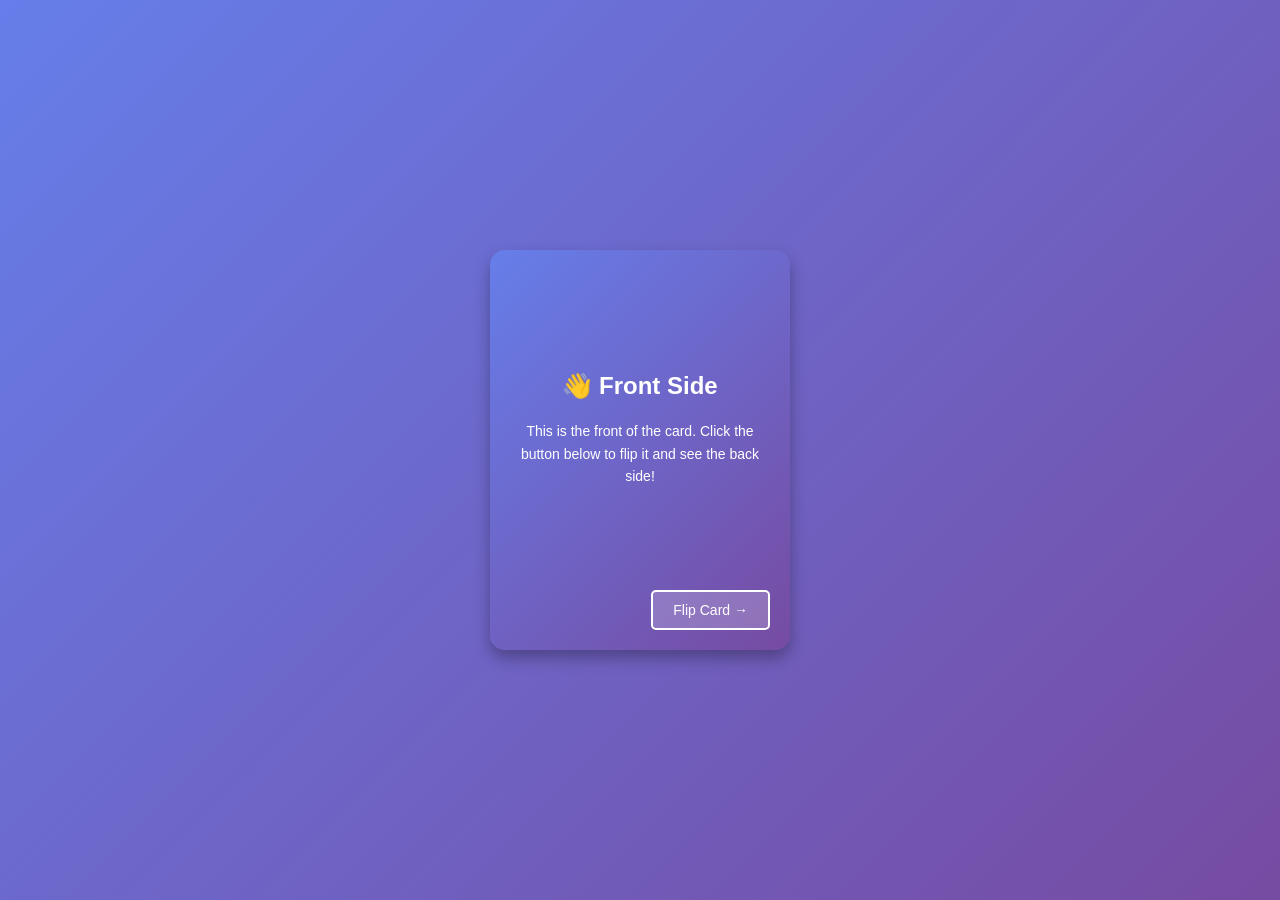
<file: Static/Css/FlipStyle.html>
<!DOCTYPE html>
<html lang="en">
<head>
    <meta charset="UTF-8">
    <meta name="viewport" content="width=device-width, initial-scale=1.0">
    <title>Card Flip - Click to Flip</title>
    <style>
        * {
            margin: 0;
            padding: 0;
            box-sizing: border-box;
        }

        body {
            display: flex;
            justify-content: center;
            align-items: center;
            min-height: 100vh;
            background: linear-gradient(135deg, #667eea 0%, #764ba2 100%);
            font-family: 'Arial', sans-serif;
        }

        .container {
            perspective: 1000px;
        }

        /* The card container */
        .flip-card {
            background-color: transparent;
            width: 300px;
            height: 400px;
            position: relative;
            transition: transform 0.6s;
            transform-style: preserve-3d;
        }

        /* When card is targeted (clicked), rotate it */
        .flip-card:target {
            transform: rotateY(180deg);
        }

        /* Front and back of card */
        .flip-card-front, .flip-card-back {
            position: absolute;
            width: 100%;
            height: 100%;
            backface-visibility: hidden;
            display: flex;
            flex-direction: column;
            justify-content: center;
            align-items: center;
            padding: 20px;
            border-radius: 15px;
            box-shadow: 0 8px 16px rgba(0, 0, 0, 0.3);
        }

        /* Front side */
        .flip-card-front {
            background: linear-gradient(135deg, #667eea 0%, #764ba2 100%);
            color: white;
            z-index: 1;
        }

        /* Back side */
        .flip-card-back {
            background: linear-gradient(135deg, #f093fb 0%, #f5576c 100%);
            color: white;
            transform: rotateY(180deg);
        }

        .flip-card-front h2 {
            font-size: 24px;
            margin-bottom: 20px;
        }

        .flip-card-front p {
            text-align: center;
            font-size: 14px;
            line-height: 1.6;
            margin-bottom: 40px;
        }

        .flip-card-back h2 {
            font-size: 24px;
            margin-bottom: 20px;
        }

        .flip-card-back p {
            text-align: center;
            font-size: 14px;
            line-height: 1.6;
            margin-bottom: 40px;
        }

        /* Button/Link styling */
        .flip-btn {
            background-color: rgba(255, 255, 255, 0.2);
            color: white;
            border: 2px solid white;
            padding: 10px 20px;
            font-size: 14px;
            border-radius: 5px;
            cursor: pointer;
            text-decoration: none;
            display: inline-block;
            transition: all 0.3s ease;
            margin-top: 20px;
        }

        .flip-btn:hover {
            background-color: rgba(255, 255, 255, 0.3);
            transform: scale(1.05);
        }

        .flip-btn-back {
            position: absolute;
            bottom: 20px;
            right: 20px;
        }

        .flip-btn-front {
            position: absolute;
            bottom: 20px;
            right: 20px;
        }
    </style>
</head>
<body>
    <div class="container">
        <!-- Card that flips when clicked -->
        <div class="flip-card" id="myCard">
            
            <!-- FRONT SIDE -->
            <div class="flip-card-front">
                <h2>👋 Front Side</h2>
                <p>This is the front of the card. Click the button below to flip it and see the back side!</p>
                <a href="#myCard" class="flip-btn flip-btn-front">Flip Card →</a>
            </div>

            <!-- BACK SIDE -->
            <div class="flip-card-back">
                <h2>✨ Back Side</h2>
                <p>Congratulations! You flipped the card. Click below to go back to the front.</p>
                <a href="#" class="flip-btn flip-btn-back">← Go Back</a>
            </div>

        </div>
    </div>
</body>
</html>
</file>
